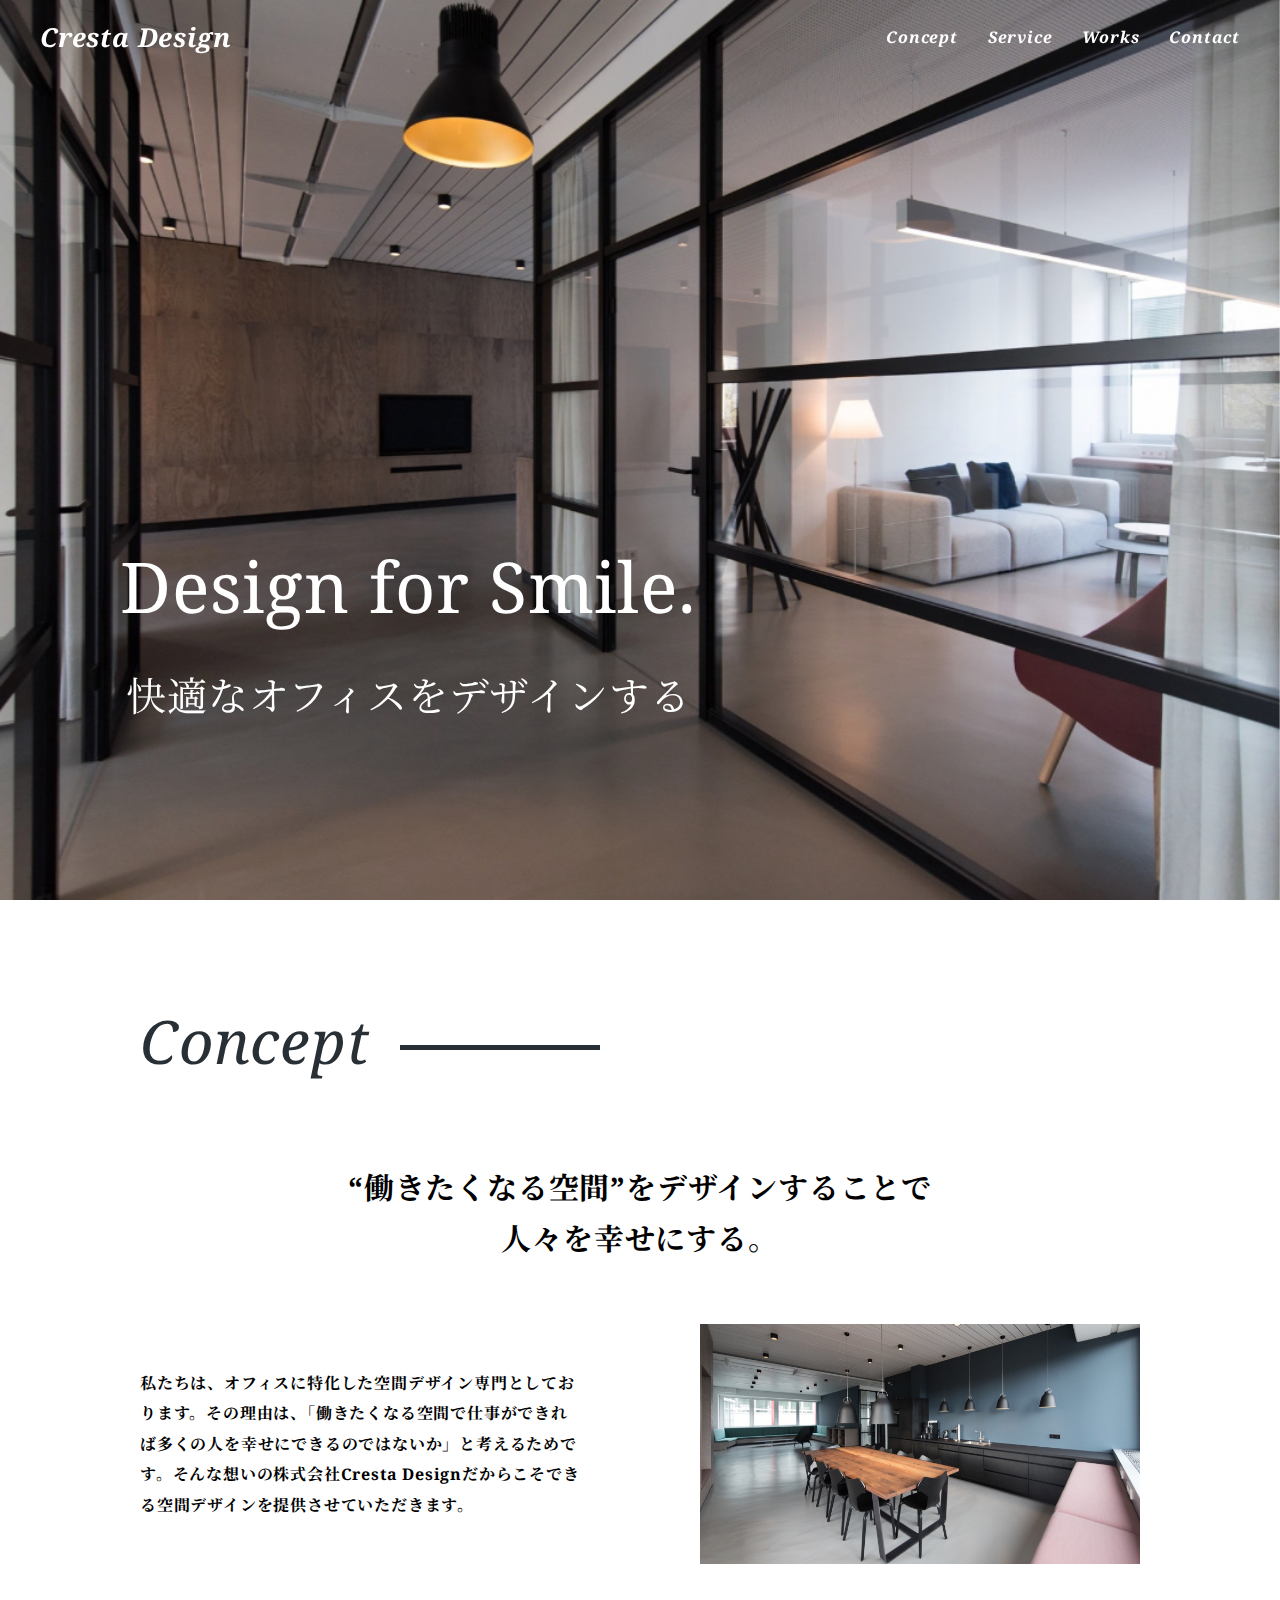
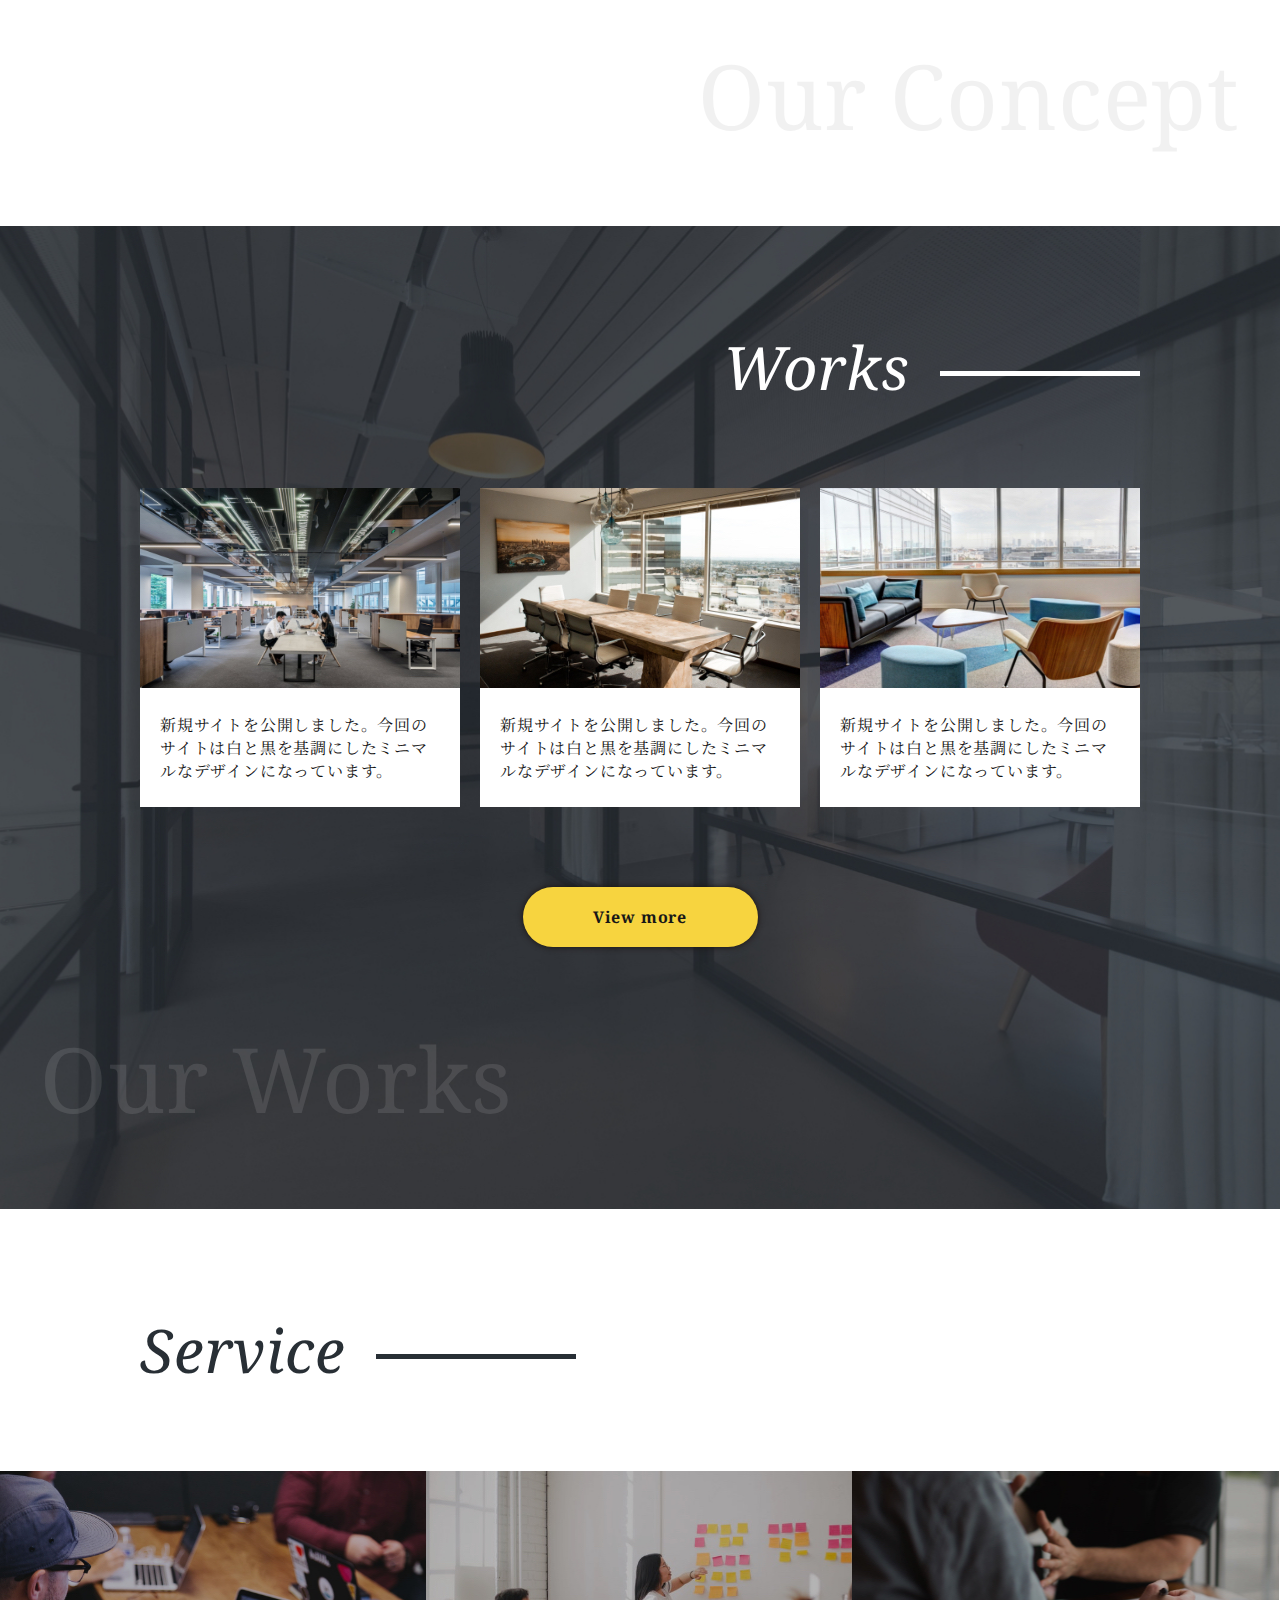
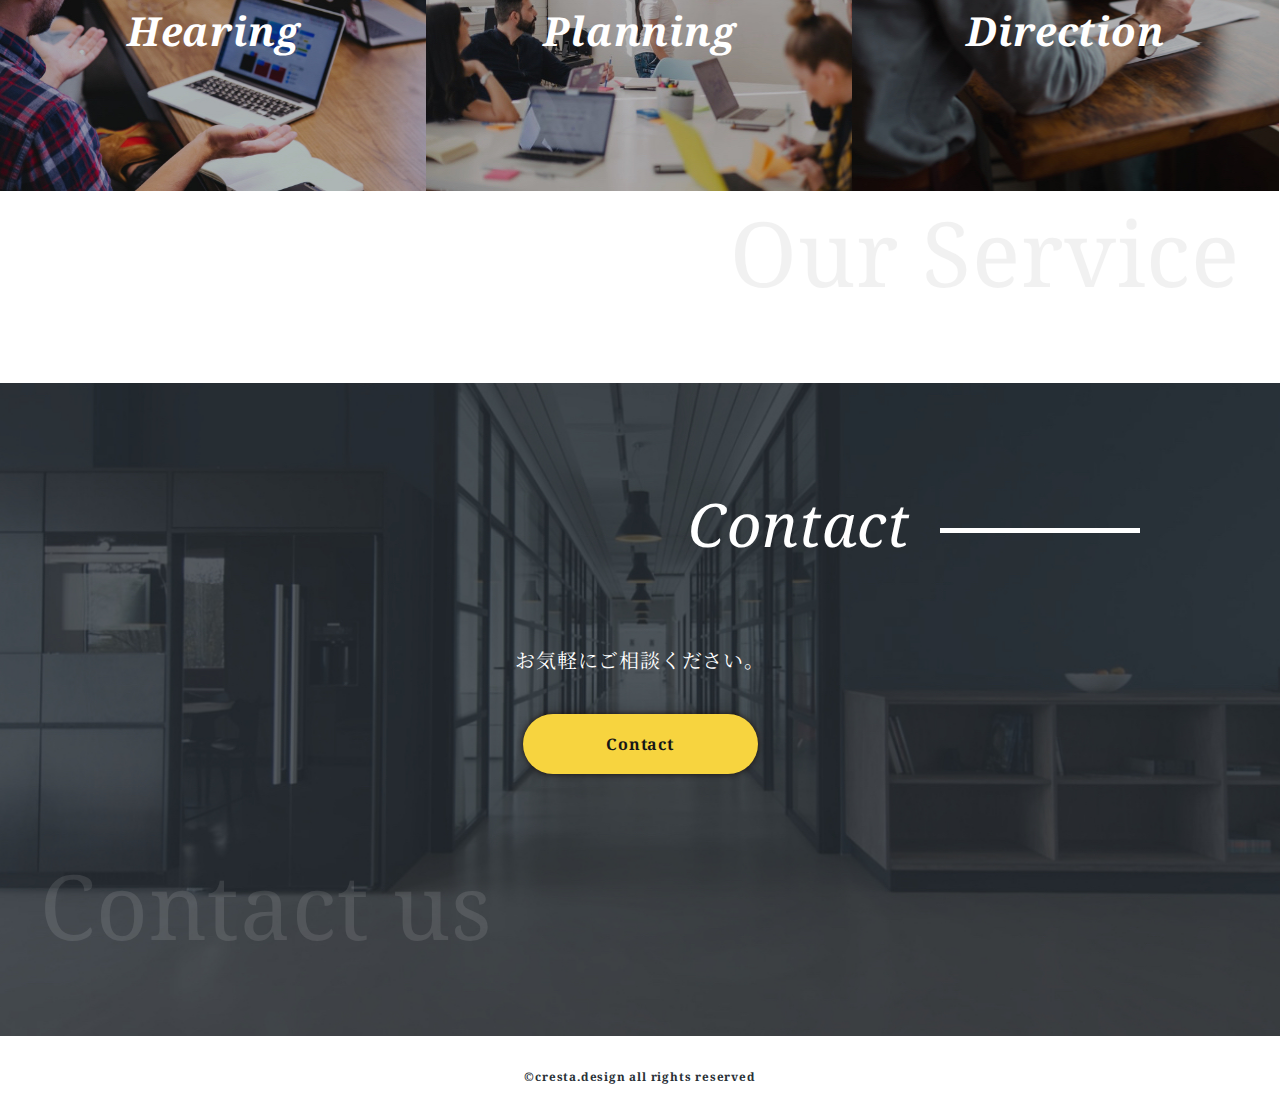
<file: index.html>
<!DOCTYPE html>
<html lang="ja">
  <head>
    <meta charset="UTF-8" />
    <meta name="viewport" content="width=device-width, initial-scale=1.0" />
    <title>Cresta Design | 快適なオフィスをデザインする会社</title>
    <link
      href="https://fonts.googleapis.com/css?family=Noto+Serif+JP:400,700|Noto+Serif:400,700,700i&display=swap&subset=japanese"
      rel="stylesheet"
    />
    <link rel="stylesheet" href="./css/reset.css" />
    <link rel="stylesheet" type="text/css" href="./css/slick.css" />
    <link rel="stylesheet" href="./css/style.css" />
  </head>
  <body>
    <!-- header -->
    <header class="header">
      <div class="header-inner">
        <div class="site-title">
          <a href="./">Cresta Design</a>
        </div>
        <nav class="header-nav">
          <ul class="nav-list">
            <li class="nav-item"><a href="#!">Concept</a></li>
            <li class="nav-item"><a href="#!">Service</a></li>
            <li class="nav-item"><a href="#!">Works</a></li>
            <li class="nav-item"><a href="./contact/">Contact</a></li>
          </ul>
        </nav>
        <button class="burger-btn">
          <span class="bar bar_top"></span>
          <span class="bar bar_mid"></span>
          <span class="bar bar_bottom"></span>
        </button>
      </div>
    </header>
    <!-- //header -->

    <!-- main -->
    <main>
      <!-- fv -->
      <div class="fv">
        <ul class="slider">
          <li><img src="./img/fv-bgi_01@2x.jpg" alt="" /></li>
          <li><img src="./img/fv-bgi_02@2x.jpg" alt="" /></li>
          <li><img src="./img/fv-bgi_03@2x.jpg" alt="" /></li>
        </ul>
        <div class="main-copy">
          <p class="en-copy">Design for Smile.</p>
          <p class="jp-copy">
            快適なオフィスを<br class="sp-br" />デザインする
          </p>
        </div>
      </div>
      <!-- //fv -->

      <!-- concept -->
      <section class="section-wrapper">
        <h2 class="section-title">Concept</h2>
        <div class="section-inner">
          <p class="concept-lead">
            “働きたくなる空間”をデザインすることで<br class="pc-br" />
            人々を幸せにする。
          </p>
          <div class="concept-content">
            <p class="concept-text">
              私たちは、オフィスに特化した空間デザイン専門としております。その理由は、「働きたくなる空間で仕事ができれば多くの人を幸せにできるのではないか」と考えるためです。そんな想いの株式会社Cresta
              Designだからこそできる空間デザインを提供させていただきます。
            </p>
            <div class="concept-img-wrapper">
              <img
                src="./img/concept-image@2x.jpg"
                alt="モダンなオフィス内の様子。焦げ茶色の木のテーブルに黒い椅子が10脚並んでいる。手前にはうっすらピンク色のソファがあり、広々とした空間が奥に広がっている"
              />
            </div>
          </div>
        </div>
        <div class="section-bottom text-right">Our Concept</div>
      </section>
      <!-- //concept -->

      <!-- works -->
      <section class="section-wrapper bg-works">
        <h2 class="section-title text-right text-white">Works</h2>
        <ul class="works-list">
          <li class="works-item">
            <a href="#!">
              <div class="works-list-img">
                <img src="./img/card-img01@2x.jpg" alt="" />
              </div>
              <p class="works-list-text">
                新規サイトを公開しました。今回のサイトは白と黒を基調にしたミニマルなデザインになっています。
              </p>
            </a>
          </li>
          <li class="works-item">
            <a href="#!">
              <div class="works-list-img">
                <img src="./img/card-img02@2x.jpg" alt="" />
              </div>
              <p class="works-list-text">
                新規サイトを公開しました。今回のサイトは白と黒を基調にしたミニマルなデザインになっています。
              </p>
            </a>
          </li>
          <li class="works-item">
            <a href="#!">
              <div class="works-list-img">
                <img src="./img/card-img03@2x.jpg" alt="" />
              </div>
              <p class="works-list-text">
                新規サイトを公開しました。今回のサイトは白と黒を基調にしたミニマルなデザインになっています。
              </p>
            </a>
          </li>
        </ul>
        <a href="" class="link-btn">View more</a>
        <div class="section-bottom text-white">Our Works</div>
      </section>
      <!-- //works -->
      <!-- Service -->
      <section class="section-wrapper">
        <h2 class="section-title">Service</h2>
        <ul class="service-list">
          <li class="service-item service1"><a href="#!">Hearing</a></li>
          <li class="service-item service2"><a href="#!">Planning</a></li>
          <li class="service-item service3"><a href="#!">Direction</a></li>
        </ul>
        <div class="section-bottom text-right">Our Service</div>
      </section>
      <!-- //Service -->
      <!-- contact -->
      <section class="section-wrapper bg-contact">
        <h2 class="section-title text-right text-white">Contact</h2>
        <div class="section-inner">
          <p class="contact-text">お気軽にご相談ください。</p>
          <a href="./contact/" class="link-btn">Contact</a>
        </div>

        <div class="section-bottom text-white">Contact us</div>
      </section>
      <!-- //contact -->
    </main>
    <!-- main -->

    <!-- footer -->
    <footer class="footer">
      <small>&copy;cresta.design all rights reserved</small>
    </footer>
    <!-- //footer -->
    <script src="https://ajax.googleapis.com/ajax/libs/jquery/3.5.1/jquery.min.js"></script>
    <!-- <script type="text/javascript" src="//cdn.jsdelivr.net/npm/slick-carousel@1.8.1/slick/slick.min.js"></script> -->
    <script type="text/javascript" src="./js/slick.min.js"></script>
    <script src="./js/script.js"></script>
    <script>
      !(function (o, e, n) {
        var r = [];
        if (window.reproio)
          console.info("Repro Web SDK was loaded more than once");
        else {
          window.reproio = function () {
            r.push(arguments);
          };
          var i = o.createElement(e),
            t = o.getElementsByTagName(e)[0];
          (i.src = "https://cdn.reproio.com/web/v2/repro-sdk.min.js"),
            (i.async = !0),
            (i.crossOrigin = ""),
            (i.onload = function () {
              window.reproio("setSnippetVersion", "2.1"),
                r.forEach(function (o) {
                  window.reproio.apply(window.reproio, o);
                });
            }),
            t.parentNode.insertBefore(i, t);
        }
      })(document, "script");
      reproio("setUserID", "111");
      reproio("setup", "6559a4ff-bd26-4b94-b1ba-dda4d7762c34");
      reproio("track", "PageView");
    </script>
  </body>
</html>
</file>
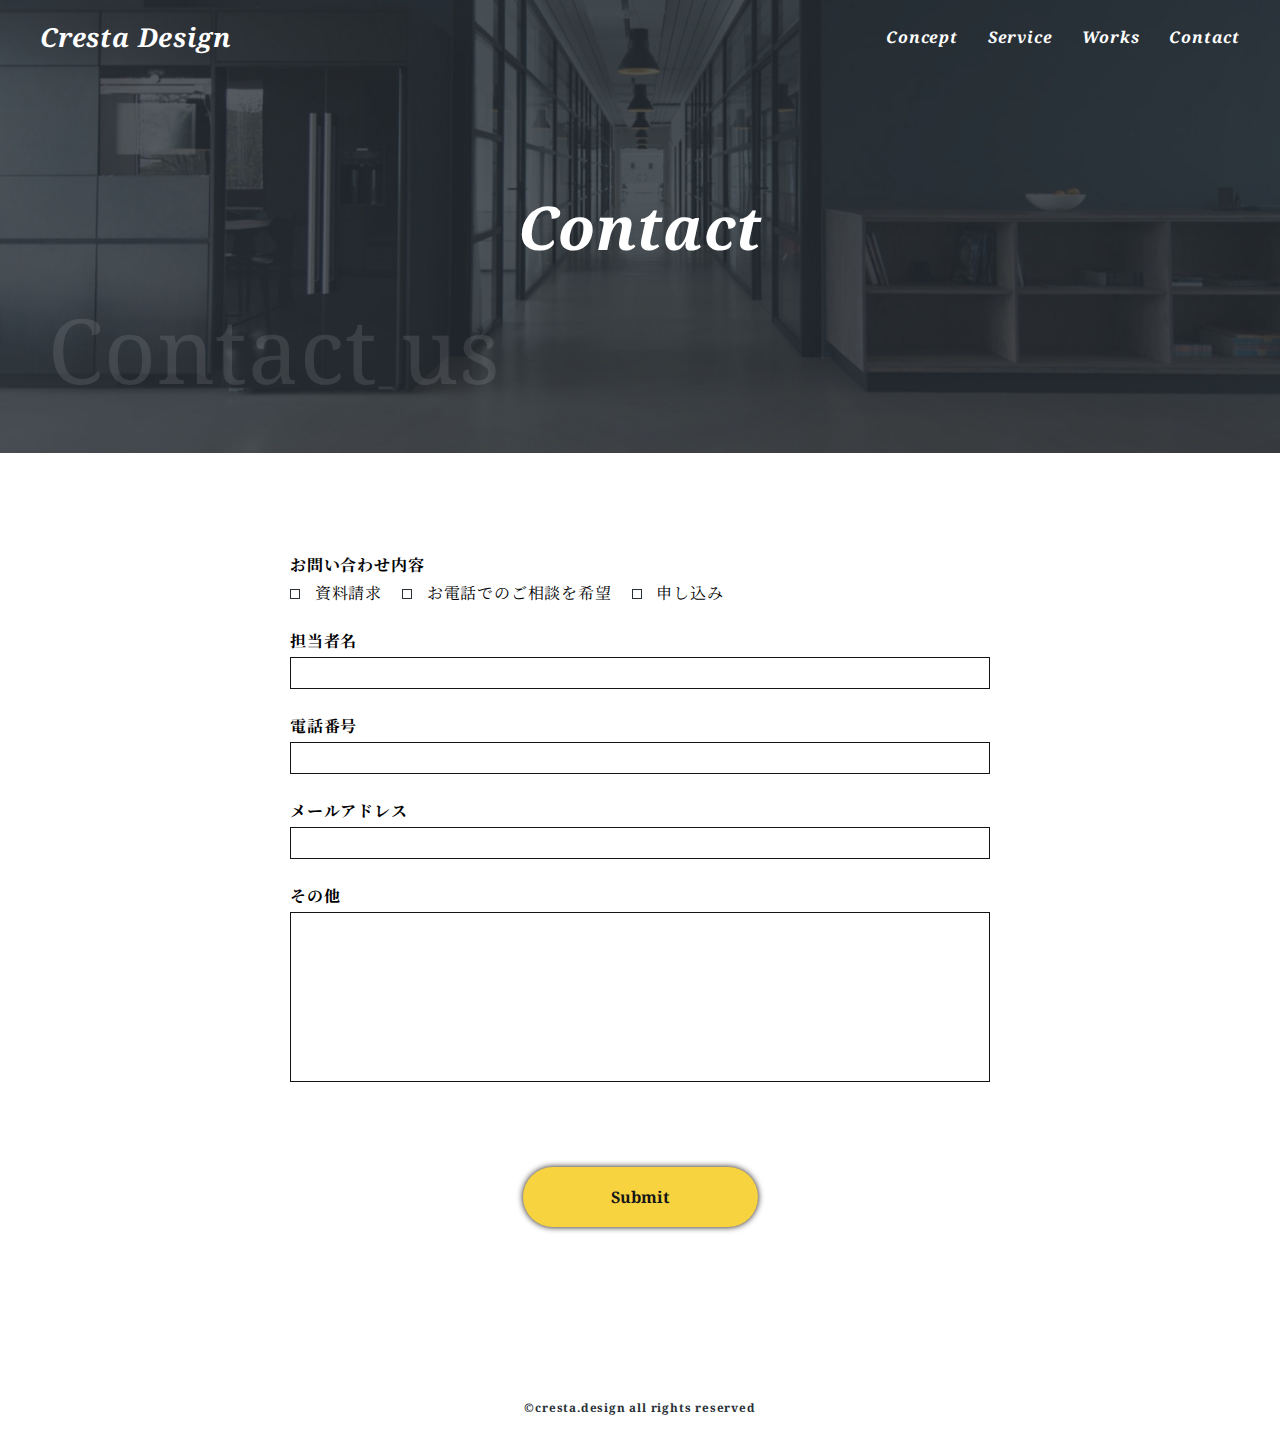
<file: contact/index.html>
<!DOCTYPE html>
<html lang="ja">
  <head>
    <meta charset="UTF-8" />
    <meta name="viewport" content="width=device-width, initial-scale=1.0" />
    <title>Cresta Design | お問い合わせ</title>
    <link
      href="https://fonts.googleapis.com/css?family=Noto+Serif+JP:400,700|Noto+Serif:400,700,700i&display=swap&subset=japanese"
      rel="stylesheet"
    />
    <link rel="stylesheet" href="../css/reset.css" />
    <link rel="stylesheet" href="../css/contact.css" />
  </head>
  <body>
    <!-- header -->
    <header class="header">
      <div class="header-inner">
        <div class="site-title">
          <a href="../index.html">Cresta Design</a>
        </div>
        <nav class="header-nav">
          <ul class="nav-list">
            <li class="nav-item"><a href="#!">Concept</a></li>
            <li class="nav-item"><a href="#!">Service</a></li>
            <li class="nav-item"><a href="#!">Works</a></li>
            <li class="nav-item"><a href="./index.html">Contact</a></li>
          </ul>
        </nav>
        <button class="burger-btn">
          <span class="bar bar_top"></span>
          <span class="bar bar_mid"></span>
          <span class="bar bar_bottom"></span>
        </button>
      </div>
    </header>
    <!-- //header -->

    <!-- main -->
    <main>
      <!-- page-title -->
      <div class="page-title-wrapper">
        <h1 class="page-title">Contact</h1>
        <div class="page-title-bottom">Contact us</div>
      </div>
      <!-- //page-title -->

      <!-- form -->
      <form action="" class="section-wrapper">
        <ul class="form-list">
          <li class="form-item">
            <label for="" class="form-label"> お問い合わせ内容 </label>
            <ul class="checkbox-list">
              <li class="checkbox-item">
                <input type="checkbox" class="checkbox" id="document" />
                <label for="document">資料請求</label>
              </li>
              <li class="checkbox-item">
                <input type="checkbox" class="checkbox" id="phone" />
                <label for="phone">お電話でのご相談を希望</label>
              </li>
              <li class="checkbox-item">
                <input type="checkbox" class="checkbox" id="application" />
                <label for="application">申し込み</label>
              </li>
            </ul>
          </li>
          <li class="form-item">
            <label for="" class="form-label">担当者名</label>
            <input type="text" class="input-text" />
          </li>
          <li class="form-item">
            <label for="" class="form-label">電話番号</label>
            <input type="text" class="input-text" />
          </li>
          <li class="form-item">
            <label for="" class="form-label">メールアドレス</label>
            <input type="text" class="input-text" />
          </li>
          <li class="form-item">
            <label for="" class="form-label">その他</label>
            <textarea class="textarea"></textarea>
          </li>
        </ul>
        <input type="submit" class="submit-btn" value="Submit" />
      </form>
      <!-- //form -->
    </main>
    <!-- //main -->

    <!-- footer -->
    <footer class="footer">
      <small>&copy;cresta.design all rights reserved</small>
    </footer>
    <!-- //footer -->
    <script src="https://ajax.googleapis.com/ajax/libs/jquery/3.5.1/jquery.min.js"></script>
    <script src="../js/script_contact.js"></script>
  </body>
</html>
</file>
<file: css/style.css>
/*  */
/* base */
/*  */
html {
  font-size: 62.5%;
}

body {
  font-size: 1.6rem;
  letter-spacing: 0.05em;

  font-family: "Noto Serif", "Noto Serif JP", serif;
  color: #000;
}

img {
  width: 100%;
  vertical-align: bottom;
}

.section-wrapper {
  padding: 100px 0 70px;
}
.section-title {
  max-width: 1000px;
  color: #282f35;
  font-size: 6rem;
  font-style: italic;
  margin: 0 auto 80px;
  padding: 0 20px;
}

.section-title::after {
  content: "";
  display: inline-block;
  background-color: #282f35;
  width: 200px;
  height: 5px;
  margin-left: 30px;
  vertical-align: middle;
}
.section-inner {
  max-width: 1000px;
  margin: 0 auto;
  padding: 0 50px;
}

.section-bottom {
  max-width: 1200px;
  margin: 0 auto;
  font-size: 9rem;
  opacity: 0.05;
}
.section-bottom.text-white {
  opacity: 0.1;
}
.text-right {
  text-align: right;
}
.text-white {
  color: #ffffff;
}
.section-title.text-white::after {
  background-color: #fff;
}

.link-btn {
  display: block;
  width: 235px;
  line-height: 60px;
  margin: 0 auto 70px;
  background-color: #f7d43f;
  box-shadow: 0 0 6px #1b1310;
  border-radius: 30px;
  text-align: center;
  color: #171717;
  font-weight: bold;
  text-decoration: none;
  transition: 0.3s;
}
.link-btn:hover {
  opacity: 0.7;
  transition: 0.3s;
}

.sp-br {
  display: none;
}

/*  */
/* header */
/*  */
.header {
  padding: 19px 30px;
  position: absolute;
  top: 0;
  left: 0;
  z-index: 1;
  box-sizing: border-box;
  width: 100%;
  transition: .3s;
}
.header-inner {
  display: flex;
  justify-content: space-between;
  align-items: center;
  max-width: 1200px;
  margin: 0 auto;

}
.header a {
  color: #fff;
  text-decoration: none;
  transition: 0.3s;
  font-weight: bold;
  font-style: italic;
}
.header a:hover {
  opacity: 0.7;
  transition: 0.3s;
}
.site-title {
  font-size: 2.6rem;
}

.nav-list {
  display: flex;
}
.nav-item {
  margin-right: 30px;
}
.nav-item:last-child {
  margin-right: 0;
}

.burger-btn {
  display: none;
}
.header.fixed{
  position: fixed;
  background: #282f35;
  padding: 30px;
  width: 100%;
transition: .3s;
}

/*  */
/* fv  */
/*  */
.fv {
  height: 100vh;
  min-height: 550px;
  position: relative;
  /* background-image: url(../img/fv-bgi_01@2x.jpg); */
  background-size: cover;
  background-position: center;
}
.fv img{
  height: 100vh;
  min-height: 550px;
  object-fit: cover;

}
.main-copy {
  position: absolute;
  left: 120px;
  bottom: 177px;
  color: #fff;
}
.en-copy {
  font-size: 7rem;
  margin-bottom: 31px;
}
.jp-copy {
  font-size: 4rem;
  text-align: center;
}
.slick-arrow{
  display: none !important;
}

/*  */
/* concept  */
/*  */
.concept-lead {
  text-align: center;
  font-size: 3rem;
  font-weight: bold;
  line-height: 1.7;
  margin-bottom: 60px;
}
.concept-content {
  display: flex;
  justify-content: space-between;
  align-items: center;
  margin-bottom: 70px;
}
.concept-text {
  max-width: 440px;
  line-height: 1.9;
  font-weight: bold;
}
.concept-img-wrapper {
  max-width: 440px;
  margin-left: 20px;
}
/*  */
/* works  */
/*  */
.bg-works {
  background-image: url(../img/works-bgi@2x.jpg);
  background-size: cover;
  background-position: center;
}
.works-list {
  max-width: 1000px;
  margin: 0 auto 80px;
  padding: 0 50px;
  display: flex;
  justify-content: space-between;
}
.works-item {
  width: 32%;
  background-color: #fff;
}
.works-item a {
  color: #141414;
  text-decoration: none;
}
.works-list-text {
  padding: 25px 20px;
}
/*  */
/* service  */
/*  */
.service-list {
  display: flex;
}
.service-item {
  width: 33.3%;
  background-repeat: no-repeat;
}
.service-item.service1 {
  background-image: url(../img/service-img01@2x.jpg);
  
}
.service-item.service2 {
  background-image: url(../img/service-img02@2x.jpg);
}
.service-item.service3 {
  background-image: url(../img/sevice-img03@2x.jpg);
}
.service-item a {
  text-decoration: none;
  display: inline-block;
  width: 100%;
  text-align: center;
  color: #ffffff;
  line-height: 320px;
  font-size: 4rem;
  font-weight: bold;
  font-style: italic;
  transition: 0.3s;
}
.service-item a:hover {
  background-color: rgba(40, 47, 53, 0.7);
  transition: 0.3s;
}
/*  */
/* contact  */
/*  */
.bg-contact {
  background-image: url(../img/contact-bgi@2x.jpg);
  background-size: cover;
  background-position: center;
}
.contact-text {
  text-align: center;
  color: #ffffff;
  font-size: 2rem;
  margin-bottom: 40px;
}

/*  */
/* footer  */
/*  */
.footer {
  padding: 30px 0;
  text-align: center;
  font-size: 1.4rem;
  font-weight: bold;
  color: #282f35;
}

@media screen and (max-width: 768px) {
  /*  */
  /* base_sp */
  /*  */
  .section-wrapper {
    padding: 100px 0 40px;
  }
  .section-title {
    padding: 0 4vw;
    font-size: 3rem;
    margin-bottom: 50px;
  }
  .section-title::after{
    width: 90px;
  }
  .section-inner {
    padding: 0 4vw;
  }
  .section-bottom {
    font-size: 4rem;
    padding: 0 4vw;
  }
  .link-btn {
    margin-bottom: 40px;
  }
  /*  */
  /* header_sp */
  /*  */

  .header {
    padding: 30px 4vw 0;
  }
  .header-nav {
    display: none;
    position: fixed;
    top: 0;
    left: 0;
    width: 100%;
    height: 100vh;
    background-color: #282f35;
  }
  .nav-list {
    height: 100%;
    flex-direction: column;
    justify-content: center;
    align-items: center;
  }
  .nav-item {
    margin: 0 0 30px;
  }
  .nav-item:last-child {
    margin-bottom: 0;
  }
  .burger-btn {
    display: block;
    position: absolute;
    top: 30px;
    right: 4vw;
  }
  .burger-btn .bar {
    display: block;
    height: 3px;
    width: 30px;
    background-color: #fff;
    transition: .3s;
  }
  .bar_top,
  .bar_mid {
    margin-bottom: 8px;
  }

.burger-btn.cross .bar_top{
  transform: rotate(45deg) translate(8px,8px);
  transition: .3s;
}
.burger-btn.cross .bar_mid{
  opacity: 0;
  }
  .burger-btn.cross .bar_bottom{
    transform: rotate(-45deg) translate(8px,-8px);
    transition: .3s;
    /* transform:rotate(-45deg);  */
    /* transform:translate(8px,-8px); */
    }
body.noScroll{
  overflow: hidden;
}


  button {
    background-color: transparent;
    border: none;
    cursor: pointer;
    outline: none;
    padding: 0;
    appearance: none;
  }
  .sp-br {
    display: block;
  }
  .pc-br{
    display: none;
  }

  /*  */
  /* fv_sp */
  /*  */
  .main-copy {
    top: 50%;
    left: 50%;
    transform: translate(-50%, -50%);
    white-space: nowrap;
  }

  .en-copy {
    font-size: 9.8vw;
  }
  .jp-copy {
    font-size: 8vw;
  }
  /*  */
  /* concept_sp */
  /*  */
  .concept-lead {
    font-size: 2rem;
      margin-bottom: 32px;
  }
  .concept-content{
    display: block;
    margin-bottom: 40px;
    /* font-size: ; */
  }
  .concept-text{
    max-width: none;
margin-bottom: 30px;
  }
  .concept-img-wrapper{
    max-width: none;
    width: 100%;
    margin: 0;
  }
  /*  */
  /* works_sp */
  /*  */
.works-list{
  display: block;
  padding:0 4vw;
  margin-bottom: 80px;
}
.works-item{
  width: auto;
  max-width: 100%;
  margin: 0 auto 30px;
}
  /*  */
  /* service_sp */
  /*  */
  .service-list{
    display: block;
    margin-bottom: 40px;
  }
  .service-item{
    width: 100%;
    background-size: 100%;
    margin-bottom: 30px;
    /* object-fit: cover */
  }
  .service-item a{
    line-height: 250px;
  }


}
</file>
<file: css/contact.css>
/*  */
/* base */
/*  */
html {
  font-size: 62.5%;
}

body {
  font-size: 1.6rem;
  letter-spacing: 0.05em;

  font-family: "Noto Serif", "Noto Serif JP", serif;
  color: #000;
}

img {
  width: 100%;
  vertical-align: bottom;
}

.section-wrapper {
  padding: 100px 0 70px;
}
.section-title {
  max-width: 1000px;
  color: #282f35;
  font-size: 6rem;
  font-style: italic;
  margin: 0 auto 80px;
  padding: 0 20px;
}

.section-title::after {
  content: "";
  display: inline-block;
  background-color: #282f35;
  /* background-color: red; */
  width: 200px;
  height: 5px;
  margin-left: 30px;
  vertical-align: middle;
}
.section-inner {
  max-width: 1000px;
  margin: 0 auto;
  padding: 0 50px;
}

.section-bottom {
  max-width: 1200px;
  margin: 0 auto;
  font-size: 9rem;
  opacity: 0.05;
}
.section-bottom.text-white {
  opacity: 0.1;
}

.submit-btn {
  display: block;
  width: 235px;
  line-height: 60px;
  margin: 0 auto 70px;
  background-color: #f7d43f;
  box-shadow: 0 0 6px #1b1310;
  border-radius: 30px;
  text-align: center;
  color: #171717;
  font-weight: bold;
  text-decoration: none;
  transition: 0.3s;
  border: none;
}
.submit-btn:hover {
  opacity: 0.7;
  transition: 0.3s;
  cursor: pointer;
}

/*  */
/* header */
/*  */
.header {
  padding: 19px 30px;
  position: absolute;
  top: 0;
  left: 0;
  z-index: 1;
  box-sizing: border-box;
  width: 100%;
  transition: 0.3s;
}
.header-inner {
  display: flex;
  justify-content: space-between;
  align-items: center;
  max-width: 1200px;
  margin: 0 auto;
}
.header a {
  color: #fff;
  text-decoration: none;
  transition: 0.3s;
  font-weight: bold;
  font-style: italic;
}
.header a:hover {
  opacity: 0.7;
  transition: 0.3s;
}
.site-title {
  font-size: 2.6rem;
}

.nav-list {
  display: flex;
}
.nav-item {
  margin-right: 30px;
}
.nav-item:last-child {
  margin-right: 0;
}

.burger-btn {
  display: none;
}
.header.fixed {
  position: fixed;
  background: #282f35;
  padding: 30px;
  width: 100%;
  transition: 0.3s;
}
/*  */
/* page-title  */
/*  */
.page-title-wrapper {
  height: 453px;
  position: relative;
  background-image: url(../img/contact-bgi@2x.jpg);
  background-size: cover;
  background-position: center;
}
.page-title {
  font-size: 6rem;
  font-weight: bold;
  font-style: italic;
  text-align: center;
  padding-top: 186px;
  color: #ffffff;
}
.page-title-bottom {
  font-size: 9rem;
  color: #ffffff;
  opacity: 0.1;
  margin: 20px 0 0 48px;
}

/*  */
/* form  */
/*  */
.form-wrapper {
  padding: 100px 0 80px;
}
.form-list {
  max-width: 700px;
  margin: 0 auto 80px;
  padding: 0 50px;
}
.form-item {
  margin-bottom: 25px;
}
.form-item:last-child {
  margin-bottom: 0;
}
.form-label {
  display: block;
  margin-bottom: 5px;
  font-weight: bold;
}
input,
textarea {
  resize: none;
  appearance: none;
  -webkit-appearance: none;
  outline: none;
  border: 1px solid #141414;
  width: 100%;
  box-sizing: border-box;
}
.input-text {
  padding: 0 8px;
  line-height: 30px;
}
textarea {
  height: 170px;
  padding: 0 8px;
  line-height: 30px;
  color: #171717;
}
.checkbox-list {
  display: flex;
}
.checkbox-item {
  margin-right: 20px;
}
.checkbox label,
.checkbox {
  cursor: pointer;
}
.checkbox {
  border: #282f35 1px solid;
  height: 10px;
  width: 10px;
  margin-right: 10px;
}
.checkbox:checked {
  background-color: #333;
}

/*  */
/* footer  */
/*  */
.footer {
  padding: 30px 0;
  text-align: center;
  font-size: 1.4rem;
  font-weight: bold;
  color: #282f35;
}

@media screen and (max-width: 768px) {
  /*  */
  /* base_sp */
  /*  */
  .section-wrapper {
    padding: 100px 0 40px;
  }
  .section-title {
    padding: 0 4vw;
    font-size: 3rem;
    margin-bottom: 50px;
  }
  .section-title::after {
    width: 90px;
  }
  .section-inner {
    padding: 0 4vw;
  }
  .section-bottom {
    font-size: 4rem;
    padding: 0 4vw;
  }
  .link-btn {
    margin-bottom: 40px;
  }
  /*  */
  /* header_sp */
  /*  */

  .header {
    padding: 30px 4vw 0;
  }
  .header-nav {
    display: none;
    position: fixed;
    top: 0;
    left: 0;
    width: 100%;
    height: 100vh;
    background-color: #282f35;
  }
  .nav-list {
    height: 100%;
    flex-direction: column;
    justify-content: center;
    align-items: center;
  }
  .nav-item {
    margin: 0 0 30px;
  }
  .nav-item:last-child {
    margin-bottom: 0;
  }
  .burger-btn {
    display: block;
    position: absolute;
    top: 30px;
    right: 4vw;
  }
  .burger-btn .bar {
    display: block;
    height: 3px;
    width: 30px;
    background-color: #fff;
    transition: 0.3s;
  }
  .bar_top,
  .bar_mid {
    margin-bottom: 8px;
  }

  .burger-btn.cross .bar_top {
    transform: rotate(45deg) translate(8px, 8px);
    transition: 0.3s;
  }
  .burger-btn.cross .bar_mid {
    opacity: 0;
  }
  .burger-btn.cross .bar_bottom {
    transform: rotate(-45deg) translate(8px, -8px);
    transition: 0.3s;
    /* transform:rotate(-45deg);  */
    /* transform:translate(8px,-8px); */
  }
  body.noScroll {
    overflow: hidden;
  }

  button {
    background-color: transparent;
    border: none;
    cursor: pointer;
    outline: none;
    padding: 0;
    appearance: none;
  }
  .sp-br {
    display: block;
  }
  .pc-br {
    display: none;
  }
  /*  */
  /* form_sp */
  /*  */
  .checkbox-list {
    display: block;
  }
  .checkbox-item {
    margin-right: 0;
  }
}
</file>
